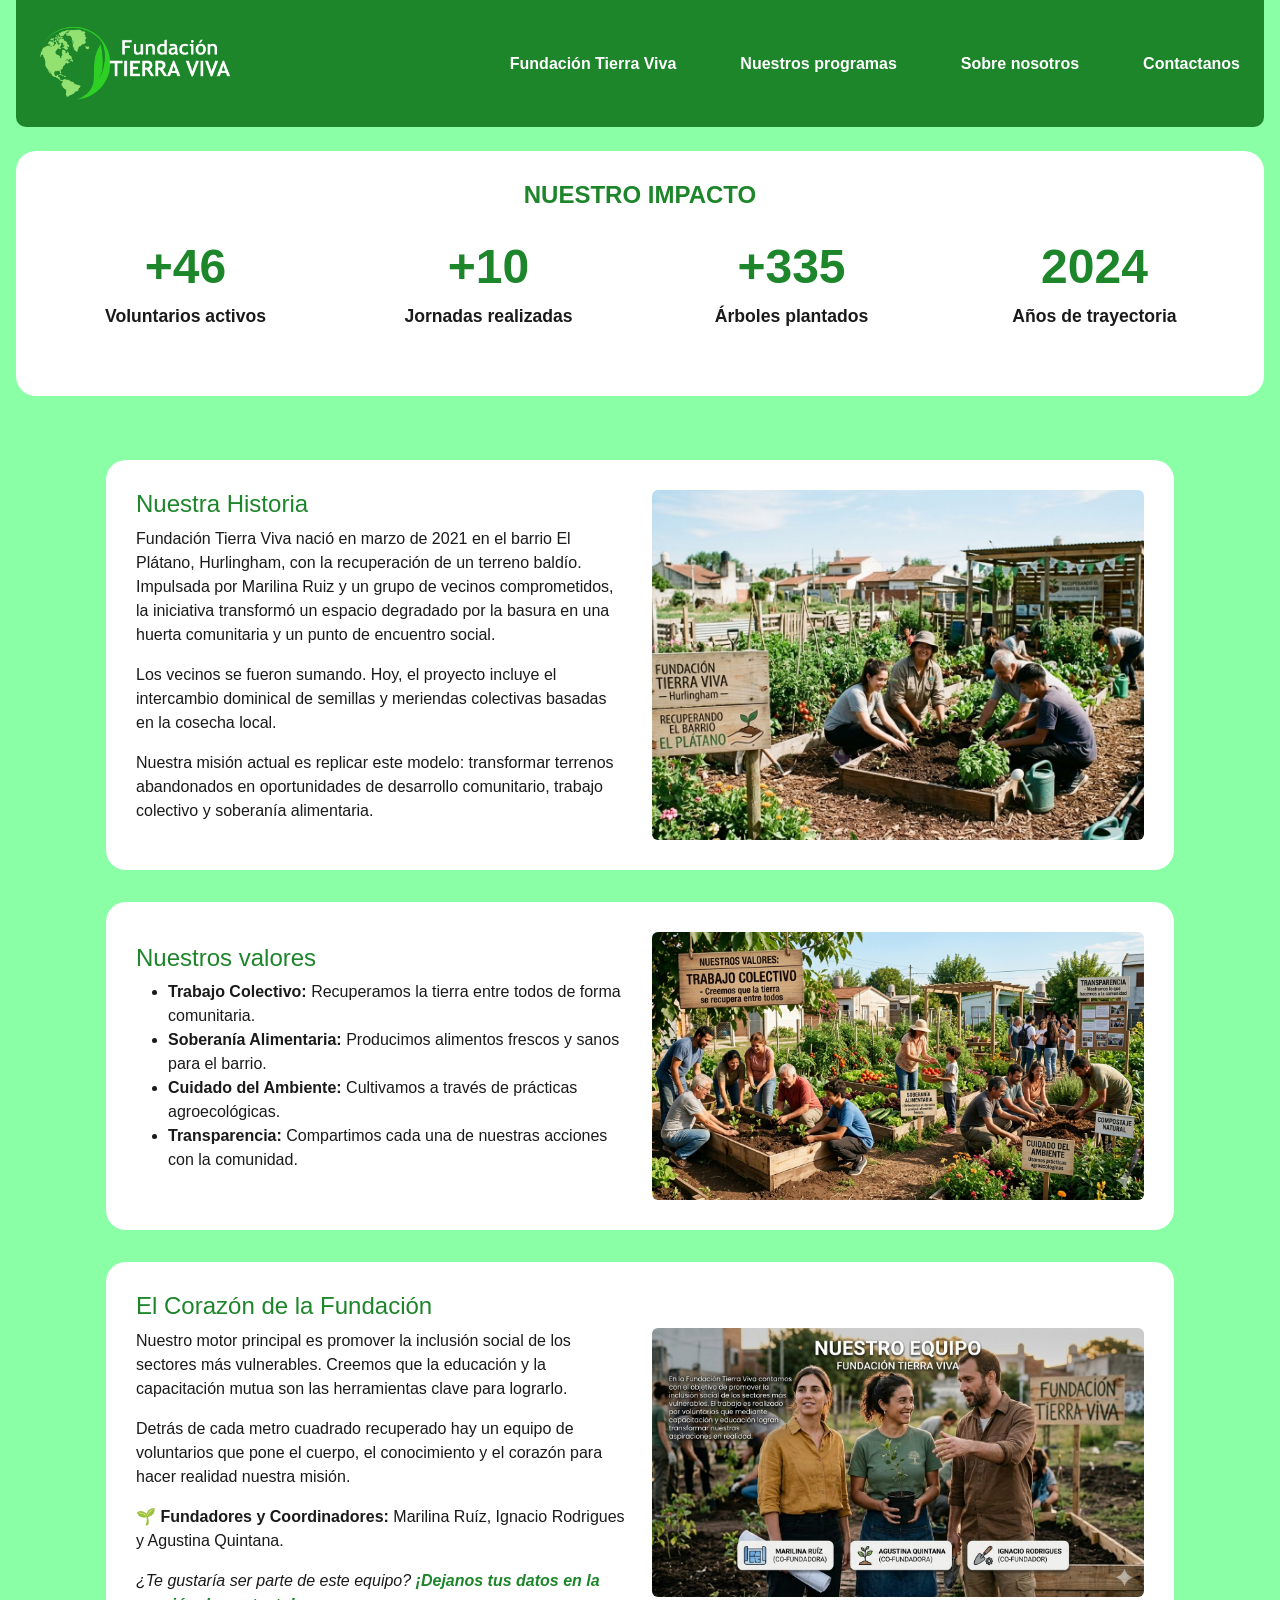
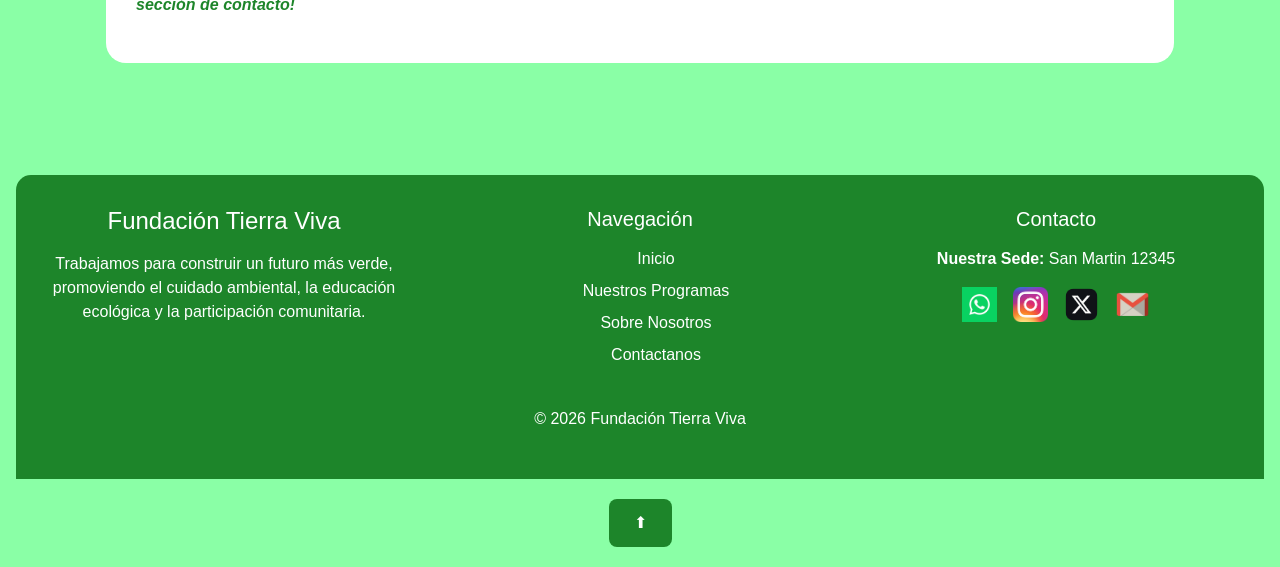
<file: nosotros.html>
<!DOCTYPE html>
<html lang="es">
<head>
    <meta charset="UTF-8">
    <meta name="viewport" content="width=device-width, initial-scale=1.0">
    <link href="https://cdn.jsdelivr.net/npm/bootstrap@5.3.3/dist/css/bootstrap.min.css" rel="stylesheet">
    <link rel="stylesheet" href="css/estilos.css">
    <title>Nosotros - Fundación Tierra Viva</title>
</head>
<body>
    <header>

    <div class="logo">
        <img src="./img/logo.jpg" alt="Logo Fundación Tierra Viva">
    </div>

    <nav>
        <a href="index.html">Fundación Tierra Viva</a>
        <br>
        <a href="programas.html">Nuestros programas</a>
        <br>
        <a href="nosotros.html">Sobre nosotros</a>
        <br>
        <a href="contacto.html">Contactanos</a>
    </nav>

</header>
<br>
<section class="impacto">
    <h2><strong>NUESTRO IMPACTO</strong></h2>
    <div class="row text-center">
        <div class="col-md-3">
            <div class="contador">
                <h3 id="voluntarios">0</h3>
                <p>Voluntarios activos</p>
            </div>
        </div>

        <div class="col-md-3">
            <div class="contador">
                <h3 id="jornadas">0</h3>
                <p>Jornadas realizadas</p>
            </div>
        </div>

        <div class="col-md-3">
            <div class="contador">
                <h3 id="arboles">0</h3>
                <p>Árboles plantados</p>
            </div>
        </div>

        <div class="col-md-3">
            <div class="contador">
                <h3 id="trayectoria">2021</h3>
                <p>Años de trayectoria</p>
            </div>
        </div>
    </div>
</section>

<main class="container">
    <section class="nosotros">
        <div class="row align-items-center">
            <div class="col-md-6">
                <h2>Nuestra Historia</h2>
                <p>Fundación Tierra Viva nació en marzo de 2021 en el barrio El Plátano, Hurlingham, con la recuperación de un terreno baldío. Impulsada por Marilina Ruiz y un grupo de vecinos comprometidos, la iniciativa transformó un espacio degradado por la basura en una huerta comunitaria y un punto de encuentro social.</p>
                <p>Los vecinos se fueron sumando.  Hoy, el proyecto incluye el intercambio dominical de semillas y meriendas colectivas basadas en la cosecha local.</p>
                <p>Nuestra misión actual es replicar este modelo: transformar terrenos abandonados en oportunidades de desarrollo comunitario, trabajo colectivo y soberanía alimentaria.</p>
            </div>
            <div class="col-md-6 text-center">
                <img src="./img/historia.jfif" class="img-fluid rounded imagen-nosotros" alt="Historia Fundación Tierra Viva">
            </div>
        </div>
    </section>

    <section class="nosotros">
        <div class="row align-items-center">
            <div class="col-md-6">
                <h2>Nuestros valores</h2>
                <ul>
                    <li><strong>Trabajo Colectivo:</strong> Recuperamos la tierra entre todos de forma comunitaria.</li>
                    <li><strong>Soberanía Alimentaria:</strong> Producimos alimentos frescos y sanos para el barrio.</li>
                    <li><strong>Cuidado del Ambiente:</strong> Cultivamos a través de prácticas agroecológicas.</li>
                    <li><strong>Transparencia:</strong> Compartimos cada una de nuestras acciones con la comunidad.</li>
                </ul>
            </div>
            <div class="col-md-6 text-center">
                <img src="./img/valores.png" class="img-fluid rounded" alt="Valores ambientales">
            </div>
        </div>
    </section>

    <section class="nosotros">
        <div class="row align-items-center">
            <div class="col-md-6">
                <h2>El Corazón de la Fundación</h2>
                <p>Nuestro motor principal es promover la inclusión social de los sectores más vulnerables. Creemos que la educación y la capacitación mutua son las herramientas clave para lograrlo.</p>
                <p>Detrás de cada metro cuadrado recuperado hay un equipo de voluntarios que pone el cuerpo, el conocimiento y el corazón para hacer realidad nuestra misión.</p>
                <p><strong>🌱 Fundadores y Coordinadores:</strong> Marilina Ruíz, Ignacio Rodrigues y Agustina Quintana.</p>
                <p><em>¿Te gustaría ser parte de este equipo? <a class ="links" href="contacto.html">¡Dejanos tus datos en la sección de contacto!</a></em></p>            </div>
            <div class="col-md-6 text-center">
                <img src="./img/equipo.jfif" class="img-fluid rounded" alt="Equipo Fundación">
            </div>
        </div>
    </section>
</main>

    <footer id="contacto">

    <div class="contenido-footer">

        <div class="logo-footer">
            <h2>Fundación Tierra Viva</h2>
            <p>Trabajamos para construir un futuro más verde, promoviendo el cuidado ambiental, la educación ecológica y la participación comunitaria.</p>
        </div>

        <div class="links-footer">
            <h3>Navegación</h3>

            <ul>
                <li><a href="index.html">Inicio</a></li>
                <li><a href="programas.html">Nuestros Programas</a></li>
                <li><a href="nosotros.html">Sobre Nosotros</a></li>
                <li><a href="contacto.html">Contactanos</a></li>
            </ul>
            <br>
            <p>© 2026 Fundación Tierra Viva</p>
        </div>

        <div class="redes-footer">

            <h3>Contacto</h3>

            <p><strong>Nuestra Sede:</strong> San Martin 12345</p>

            <div class="iconos-redes">
                <a href="https://wa.me/541112345678" target="_blank">
                    <img src="img/whatsapp.png" alt="Whatsapp">
                </a>

                <a href="https://instagram.com/" target="_blank">
                    <img src="img/instagram.png" alt="Instagram">
                </a>

                <a href="https://twitter.com/" target="_blank">
                    <img src="img/twitter.png" alt="Twitter">
                </a>

                <a href="mailto:tierravivafundacion@gmail.com">
                    <img src="img/gmail.png" alt="Mail">
                </a>

            </div>

        </div>

    </div>

</footer>

    <div id="botonesFlotantes">
        <button id="btnArriba" title="Volver arriba">⬆</button>
    </div>

<script src="./JS/main.js"></script>

</body>
</html>
</file>
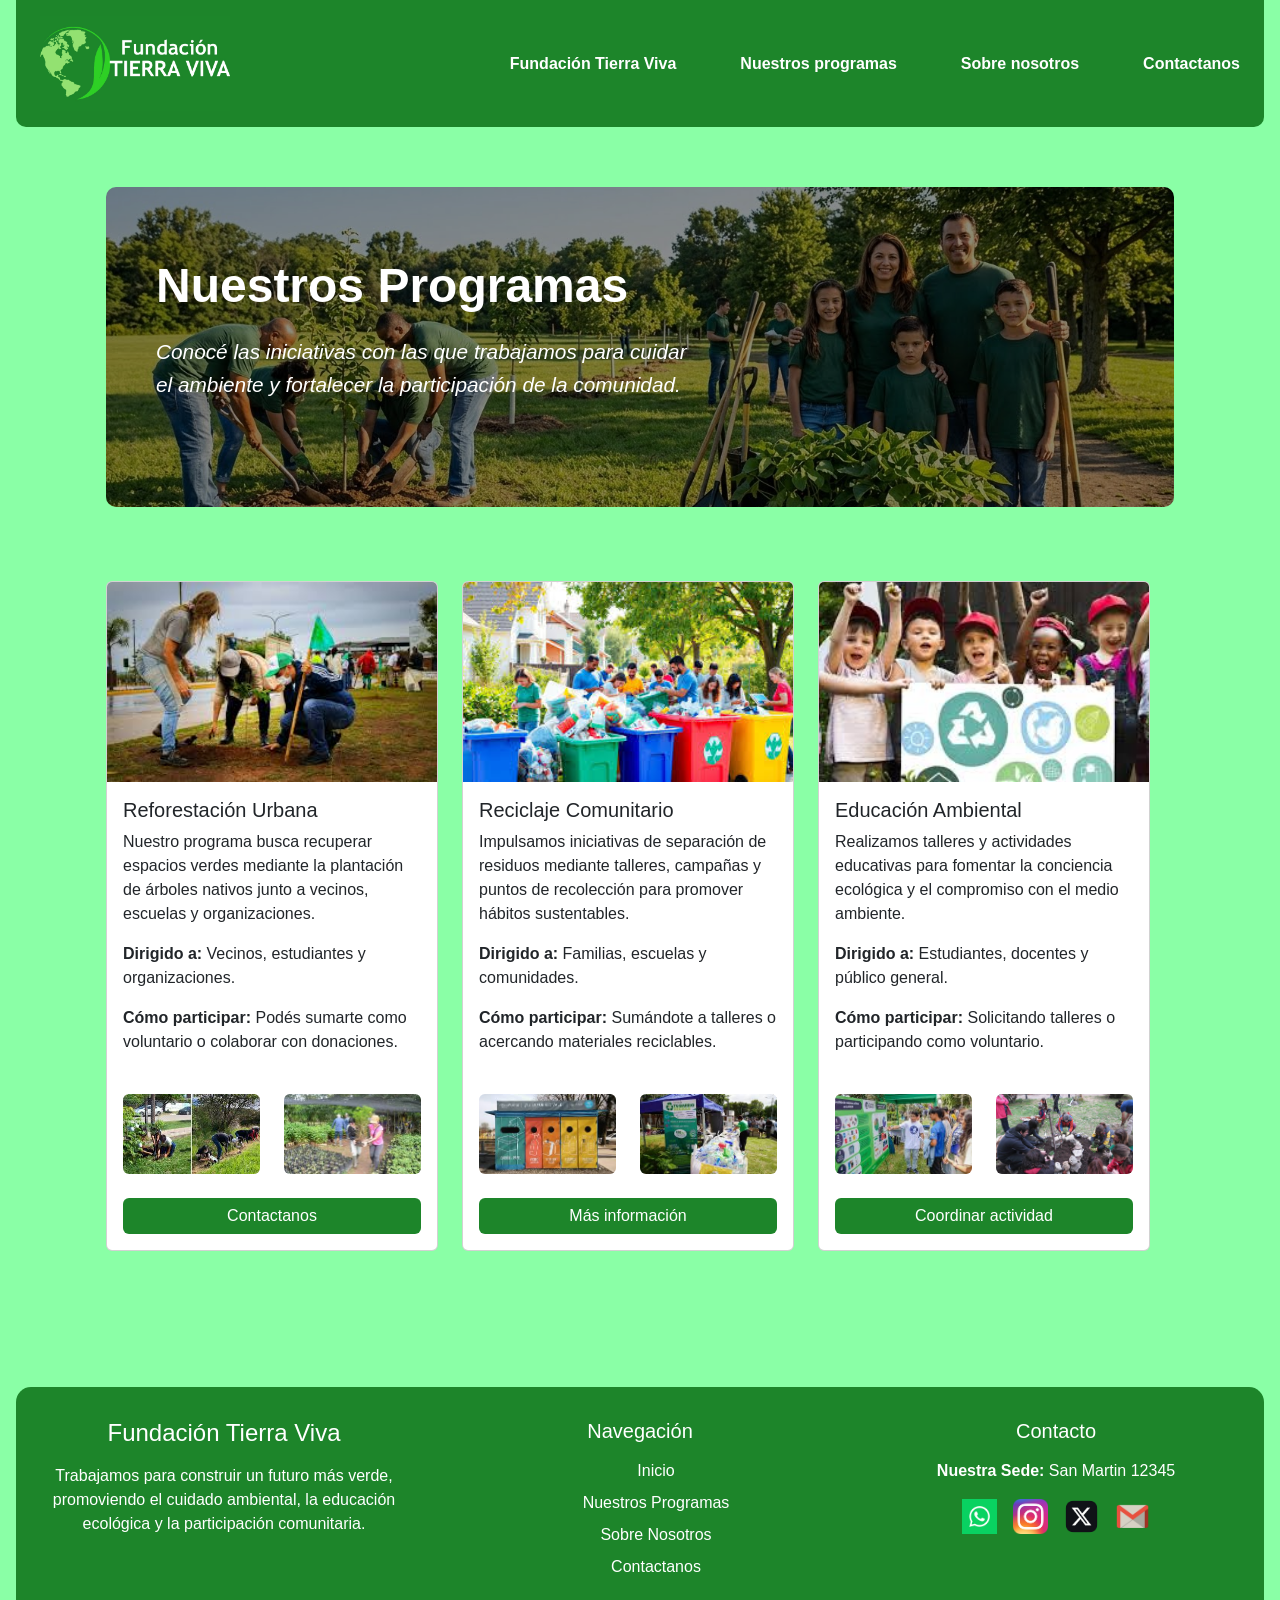
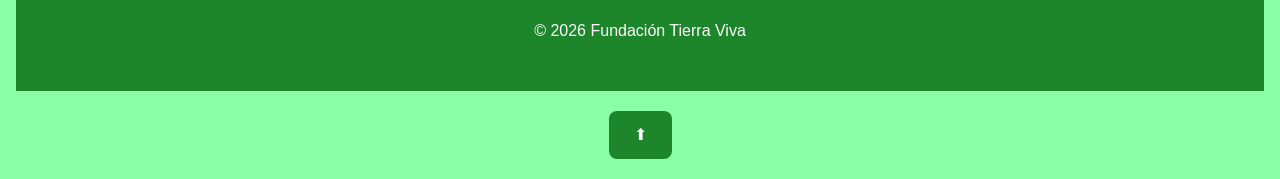
<file: programas.html>
<!DOCTYPE html>
<html lang="es">
<head>
    <meta charset="UTF-8">
    <meta name="viewport" content="width=device-width, initial-scale=1.0">
    <title>Programas - Fundación Tierra Viva</title>
    <link href="https://cdn.jsdelivr.net/npm/bootstrap@5.3.3/dist/css/bootstrap.min.css" rel="stylesheet">
    <link rel="stylesheet" href="./css/estilos.css">
</head>

<body>

<header>
    <div class="logo">
        <img src="./img/logo.jpg" alt="Logo Fundación Tierra Viva">
    </div>

    <nav>
        <a href="index.html">Fundación Tierra Viva</a>
        <br>
        <a href="programas.html">Nuestros programas</a>
        <br>
        <a href="nosotros.html">Sobre nosotros</a>
        <br>
        <a href="contacto.html">Contactanos</a>
    </nav>
</header>
<br>
<main class="container my-1">
    <section>
        <div class="banner-programas"> 
            <img src="./img/banner.jfif" alt="Voluntarios">
            <div class="banner-texto">
                <h2><strong>Nuestros Programas</strong></h2>
                <p> <em>Conocé las iniciativas con las que trabajamos para cuidar el ambiente y fortalecer la participación de la comunidad.</em></p>
            </div>
        </div>
    <div class="row g-4">
        <div class="row g-4">
            <article class="col-md-4">
                <div class="card h-100 d-flex flex-column">
                    <img src="./img/reforestacion1.jfif" class="card-img-top imagen-card" alt="Reforestación Urbana">
                    <div class="card-body d-flex flex-column">
                        <h3 class="card-title">Reforestación Urbana</h3>
                        <p class="card-text"> Nuestro programa busca recuperar espacios verdes mediante la plantación de árboles nativos junto a vecinos, escuelas y organizaciones.</p>
                        <p><strong>Dirigido a:</strong> Vecinos, estudiantes y organizaciones.</p>
                        <p><strong>Cómo participar:</strong> Podés sumarte como voluntario o colaborar con donaciones.</p>
                        <div class="row mt-4">
                            <div class="col-6">  
                                <img src="./img/reforestacion2.jfif" class="img-fluid rounded imagen-mini" alt="Reforestación">
                            </div>
                            <div class="col-6">
                                <img src="./img/reforestacion3.jfif" class="img-fluid rounded imagen-mini" alt="Reforestación">
                            </div>
                        </div>
                        <br>
                        <a href="contacto.html" class="btn btn-color mt-auto">Contactanos</a>                    </div>
                </div>
            </article>
            
            <article class="col-md-4">
                <div class="card h-100 d-flex flex-column">
                    <img src="./img/reciclaje3.jfif" class="card-img-top imagen-card" alt="Reciclaje Comunitario">
                    <div class="card-body d-flex flex-column">
                        <h3 class="card-title">Reciclaje Comunitario</h3>
                        <p class="card-text">Impulsamos iniciativas de separación de residuos mediante talleres, campañas y puntos de recolección para promover hábitos sustentables.</p>
                        <p><strong>Dirigido a:</strong> Familias, escuelas y comunidades.</p>
                        <p><strong>Cómo participar:</strong> Sumándote a talleres o acercando materiales reciclables.</p>
                        <div class="row mt-4">
                            <div class="col-6">
                                <img src="./img/reciclaje2.jfif" class="img-fluid rounded imagen-mini" alt="Reciclaje">
                            </div>
                            <div class="col-6">
                                <img src="./img/reciclaje4.jfif" class="img-fluid rounded imagen-mini" alt="Reciclaje">
                            </div>
                        </div>
                        <br>
                        <a href="contacto.html" class="btn btn-color mt-auto">Más información</a>
                    </div>
                </div>
            </article>

            <article class="col-md-4">
                <div class="card h-100 d-flex flex-column">
                    <img src="./img/educacion1.jfif" class="card-img-top imagen-card" alt="Educación Ambiental">
                    <div class="card-body d-flex flex-column">
                        <h3 class="card-title">Educación Ambiental</h3>
                        <p class="card-text">Realizamos talleres y actividades educativas para fomentar la conciencia ecológica y el compromiso con el medio ambiente.</p>
                        <p><strong>Dirigido a:</strong> Estudiantes, docentes y público general.</p>
                        <p><strong>Cómo participar:</strong> Solicitando talleres o participando como voluntario.</p>
                        <div class="row mt-4">
                            <div class="col-6">
                                <img src="./img/educacion2.jfif" class="img-fluid rounded imagen-mini" alt="Educación">
                            </div>
                            <div class="col-6">
                                <img src="./img/educacion3.jpg" class="img-fluid rounded imagen-mini" alt="Educación">
                            </div>
                        </div>
                        <br>
                        <a href="contacto.html" class="btn btn-color mt-auto">Coordinar actividad</a>
                    </div>
                </div>
            </article>
        </div>
    </section>
</main>

<footer id="contacto">
    <div class="contenido-footer">
        <div class="logo-footer">
            <h2>Fundación Tierra Viva</h2>
            <p>Trabajamos para construir un futuro más verde, promoviendo el cuidado ambiental, la educación ecológica y la participación comunitaria.</p>
        </div>
        <div class="links-footer">
            <h3>Navegación</h3>
            <ul>
                <li><a href="index.html">Inicio</a></li>
                <li><a href="programas.html">Nuestros Programas</a></li>
                <li><a href="nosotros.html">Sobre Nosotros</a></li>
                <li><a href="contacto.html">Contactanos</a></li>
            </ul>
            <br>
            <p>© 2026 Fundación Tierra Viva</p>
        </div>
        <div class="redes-footer">
            <h3>Contacto</h3><p><strong>Nuestra Sede:</strong> San Martin 12345</p>
            <div class="iconos-redes">
                <a href="https://wa.me/541112345678" target="_blank"><img src="img/whatsapp.png" alt="Whatsapp"></a>
                <a href="https://instagram.com/" target="_blank"><img src="img/instagram.png" alt="Instagram"></a>
                <a href="https://twitter.com/" target="_blank"><img src="img/twitter.png" alt="Twitter"></a>
                <a href="mailto:tierravivafundacion@gmail.com"><img src="img/gmail.png" alt="Mail"></a>
            </div>
        </div>
    </div>
</footer>

    <div id="botonesFlotantes">
        <button id="btnArriba" title="Volver arriba">⬆</button>
    </div>

<script src="./JS/main.js"></script>

</body>
</html>
</file>
<file: css/estilos.css>
/* var */
:root{
    --color-primario:#1D852A;
    --color-acento:#ffffff;
    --color-fondo:#75ff97d8;
    --color-texto:#1A1A1A;
    --color-texto-claro:#44c538;

    font-family:"Trebuchet MS", sans-serif;
}

/* reset */
*{
    box-sizing:border-box;
    margin:0;
    padding:0;
}

body{
    font-family:"Trebuchet MS", sans-serif;
    font-size:16px;
    color:var(--color-texto);
    background:var(--color-fondo);
    padding:0 1rem;
}

main{
    padding:2rem;
    margin-top:10px;
}

.container{
    max-width:1100px;
    margin:0 auto;
    padding:2rem 1rem;
}

section{
    margin-bottom:2rem;
    padding-bottom:1.5rem;
}

h1{
    font-size:2rem;
    color:var(--color-primario);
}

h2{
    font-size:1.5rem;
    color:var(--color-primario);
}

h3{
    font-size:1.25rem;
    color:var(--color-primario);
}

p{
    margin-bottom:1rem;
    line-height:1.5;
}

header{
    background-color:var(--color-primario);
    padding:1rem 1.5rem;
    display:flex;
    justify-content:space-between;
    align-items:center;
    border-radius:0 0 10px 10px;
}

.logo{
    display:flex;
    align-items:center;
}

.logo img{
    height:95px;
    width:auto;
}

nav{
    display:flex;
    align-items:center;
    gap:2rem;
}

nav a{
    color:var(--color-acento);
    text-decoration:none;
    font-weight:bold;
}

nav a:hover{
    text-decoration:underline;
    color:var(--color-texto-claro);
    transition:0.3s;
}

.banner-programas{
    position: relative;
    width: 100%;
    margin-bottom: 50px;
}

.banner-programas img{
    width: 100%;
    height: 320px;
    object-fit: cover;
    border-radius: 10px;
    filter: brightness(55%); /*oscurece la img para q se lea el texto*/
}

.banner-texto{
    position: absolute;
    top: 70px;
    left: 50px;
    color: var(--color-acento);
    max-width: 550px;
}

.banner-texto h2{
    color: var(--color-acento);
    font-size: 3rem;
    margin-bottom: 20px;
}

.banner-texto p{
    font-size: 1.3rem;
    line-height: 1.6;
}

.subtitulo{
    font-size:1.1rem;
    color:var(--color-texto);
    margin-bottom:3rem;
}

/* img prog */
.imagen-card{
    height:200px;
    object-fit:cover;
}

.imagen-mini{
    height:80px;
    width:100%;
    object-fit:cover;
}

/*botones prog*/
.btn-color{
    background-color:var(--color-primario);
    color:var(--color-acento);
    border:none;
}

.btn-color:hover{
    background-color:var(--color-texto);
    color:var(--color-acento);
}

/* link de nosotros */
.links{
    color:var(--color-primario);
    text-decoration:none;
    font-weight:bold;
}

.links:hover{
    text-decoration:underline;
    color:var(--color-texto-claro);
}

/* footer */
footer{
    background:var(--color-primario);
    color:var(--color-acento);
    padding:2rem;
    margin-top:3rem;
    border-radius:15px 15px 0 0;
}

.contenido-footer{
    display:flex;
    justify-content:center;
    align-items:flex-start;
    gap:4rem;
    flex-wrap:wrap;
    text-align:center;
}

.logo-footer,
.links-footer,
.redes-footer{
    flex:1;
    min-width:220px;
    align-items:center;
}

footer h2,
footer h3{
    margin-bottom:1rem;
    color:var(--color-acento);
}

footer a{
    color:var(--color-acento);
    text-decoration:none;
}

footer a:hover{
    color:var(--color-texto-claro);
}

.links-footer ul{
    list-style:none;
}

.links-footer li{
    margin-bottom:0.5rem;
}

/* redes */
.iconos-redes{
    display:flex;
    justify-content:center;
    gap:1rem;
    margin:1rem 0;
}

.iconos-redes img{
    width:35px;
    height:35px;
    object-fit:contain;
}

/* contacto */
.formulario{
    background-color:var(--color-acento);
    padding:30px;
    border-radius:15px;
}

legend{
    text-align:center;
    padding:0 12px;
    font-size:1.2rem;
    color:var(--color-primario);
}

.pasos{
    background-color:var(--color-acento);
    padding:30px;
    border-radius:20px;
}

.textopasos{
    font-size:18px;
    line-height:1.6;
}

input,
select,
textarea{
    width:100%;
    padding:12px;
    margin-top:5px;
    margin-bottom:15px;
    border-radius:8px;
}

fieldset{
    border:2px solid var(--color-texto-claro);
    border-radius:12px;
    padding:20px;
    margin-bottom:20px;
}

.pasos h2{
    margin-bottom:20px;
}

button{
    background-color:var(--color-primario);
    color:var(--color-acento);
    padding:12px 25px;
    border-radius:8px;
    border:none;
    cursor:pointer;
    font-size:16px;
    transition:0.3s;
    display:block;
    margin:20px auto;
}

button:hover{
    background-color:var(--color-texto);
}

.banner-contacto{
    background-image: url(https://img.magnific.com/foto-gratis/conservacion-ambiental-jardin-ninos_1150-15276.jpg);
    background-position: center;
    background-size:cover;
    height: 400px;
    width: 50%;
    margin: 4%;
    margin-left: 23%;
    border-radius: 12px;
    position: relative;
    display: flex;
    justify-content: center;
    align-items: center;   
    text-align: center;     
}


.banner-texto-contacto{
    right: 20%;
    bottom: 30%;
    color: black;
    max-width: 550px;
    display: flex;
    flex-direction: column;
    justify-content: center;
    align-items: center;  
}

.banner-texto-contacto h1{
    color: black;
    font-size: 3rem;
    margin-bottom: 20px;
}

.banner-texto-contacto p{
    font-size: 1.3rem;
    line-height: 1.6;
}

.entre-todos{
    width: 80%;
    list-style: none;
    display: flex;
    flex-direction: column;
    align-items: center;
    justify-content: center;
    margin-top: 50px;
    margin-left: 10px;
}

.img-pasos{
    height: 70%;
    width: 70%;
    border-radius: 10%;
}
.text-img{
    text-align: center;
}


/* nosotrps */
.nosotros{
    background-color:var(--color-acento);
    padding:30px;
    border-radius:20px;
    width:100%;
}

.imagen-nosotros{
    width:100%;
    height:350px;
    object-fit:cover;
}

.impacto{
    background-color:var(--color-acento);
    padding:30px;
    border-radius:20px;
    text-align:center;
}

.contador{
    padding:20px;
}

.contador h3{
    font-size:3rem;
    font-weight:bold;
}

.contador p{
    font-size:1.1rem;
    font-weight:bold;
}
</file>
